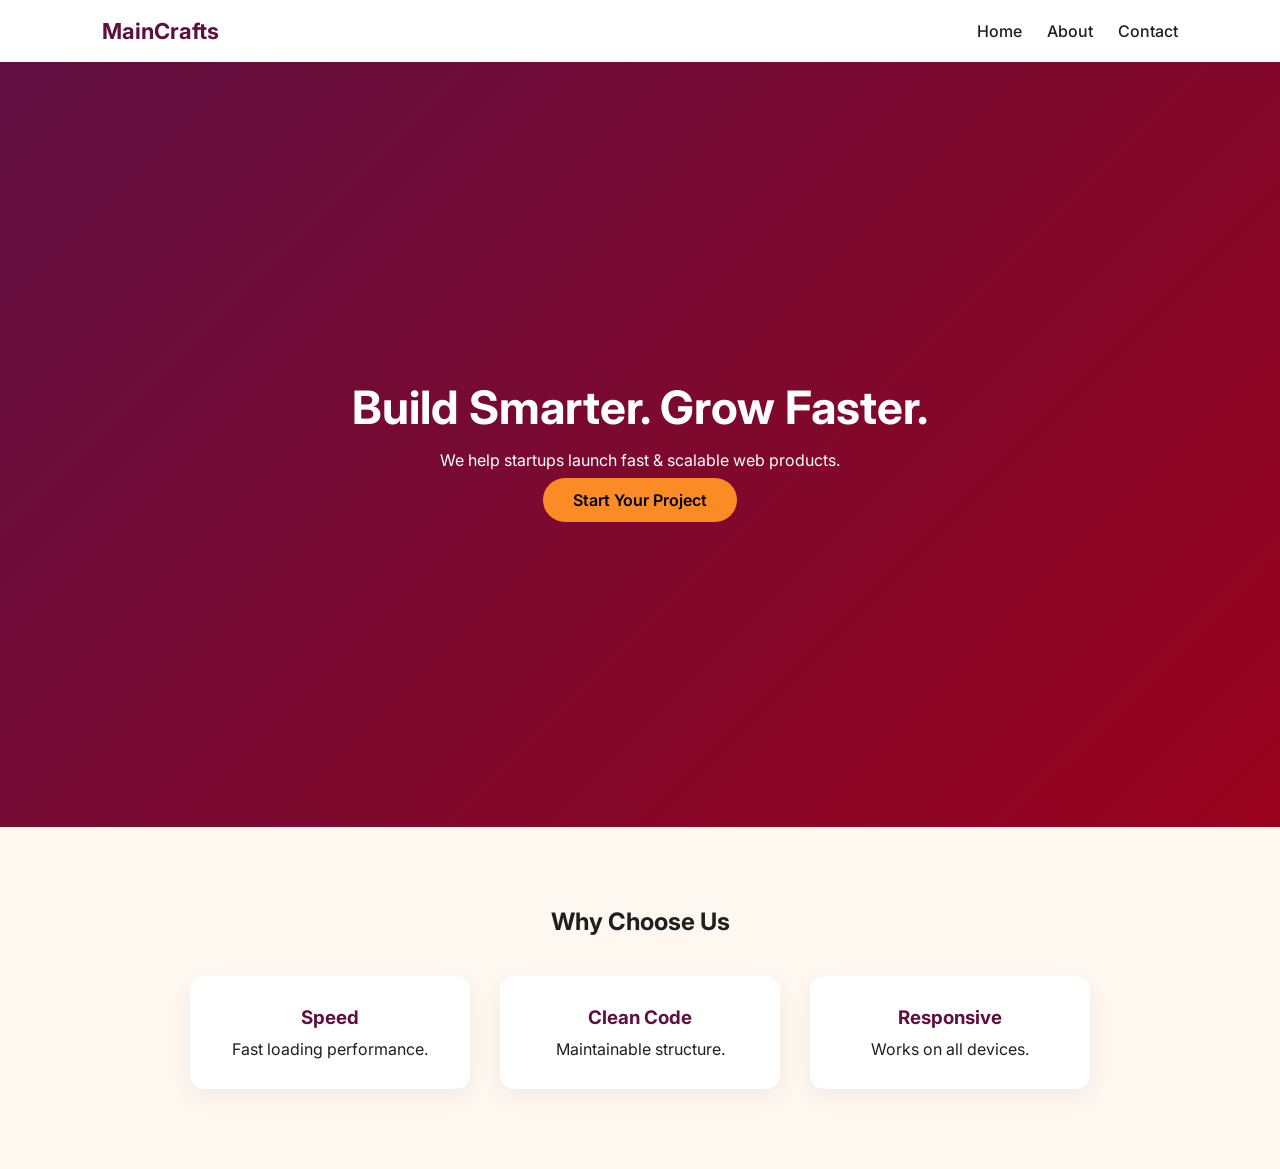
<file: index.html>
<!DOCTYPE html>
<html lang="en">
<head>
    <meta charset="UTF-8">
    <title>MainCrafts</title>
    <meta name="viewport" content="width=device-width, initial-scale=1.0">

    <link href="https://fonts.googleapis.com/css2?family=Inter:wght@300;400;600;700&display=swap" rel="stylesheet">
    <link rel="stylesheet" href="style.css">
</head>

<body>

<header class="topbar">
    <div class="brand">MainCrafts</div>

    <nav class="nav-menu">
        <ul>
            <li><a href="index.html">Home</a></li>
            <li><a href="about.html">About</a></li>
            <li><a href="contact.html">Contact</a></li>
        </ul>
    </nav>
</header>

<section class="hero-area">
    <div class="hero-inner">
        <h1>Build Smarter. Grow Faster.</h1>
        <p>We help startups launch fast & scalable web products.</p>
        <br>
        <a href="contact.html" class="primary-btn">Start Your Project</a>
    </div>
</section>

<section class="feature-section">
    <h2>Why Choose Us</h2>

    <div class="feature-wrapper">
        <div class="feature-box">
            <h3>Speed</h3>
            <p>Fast loading performance.</p>
        </div>

        <div class="feature-box">
            <h3>Clean Code</h3>
            <p>Maintainable structure.</p>
        </div>

        <div class="feature-box">
            <h3>Responsive</h3>
            <p>Works on all devices.</p>
        </div>
    </div>
</section>

</body>
</html>
</file>
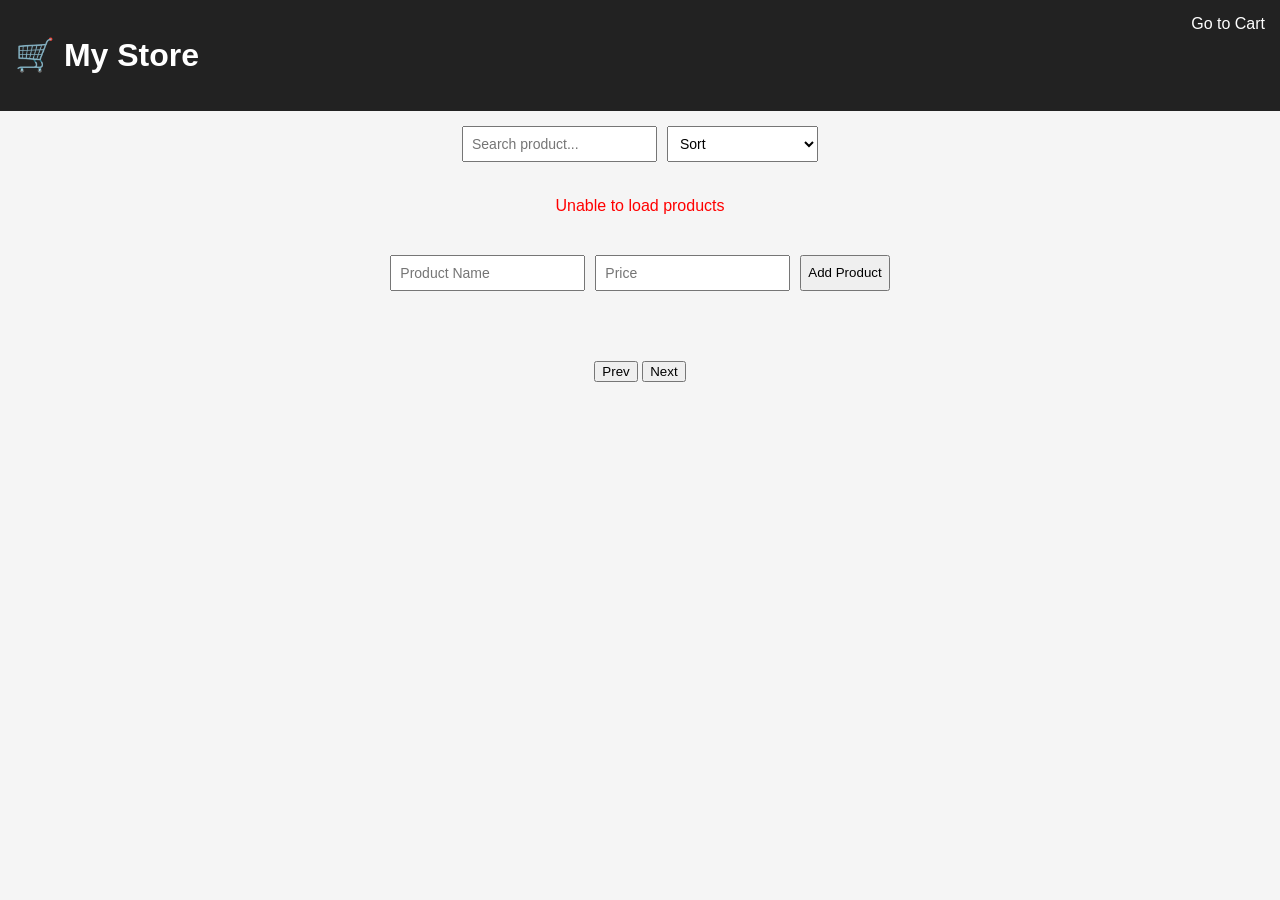
<file: task6/index.html>
<!DOCTYPE html>
<html>
<head>
  <title>Product Catalog</title>
  <link rel="stylesheet" href="style.css">
</head>
<body>

<header>
  <h1>🛒 My Store</h1>
  <a href="cart.html">Go to Cart</a>
</header>

<div class="controls">
  <input type="text" id="search" placeholder="Search product...">

  <select id="sort">
    <option value="">Sort</option>
    <option value="price-asc">Price Low → High</option>
    <option value="price-desc">Price High → Low</option>
  </select>
</div>

<div id="spinner">Loading...</div>

<div id="error">
  Unable to load products
</div>

<form id="add-form">
  <input id="title" placeholder="Product Name" required>
  <input id="price" type="number" placeholder="Price" required>

  <button>Add Product</button>
</form>

<div id="products" class="grid"></div>

<div class="pagination">
  <button onclick="prevPage()">Prev</button>
  <span id="page"></span>
  <button onclick="nextPage()">Next</button>
</div>

<script type="module" src="script.js"></script>

</body>
</html>
</file>
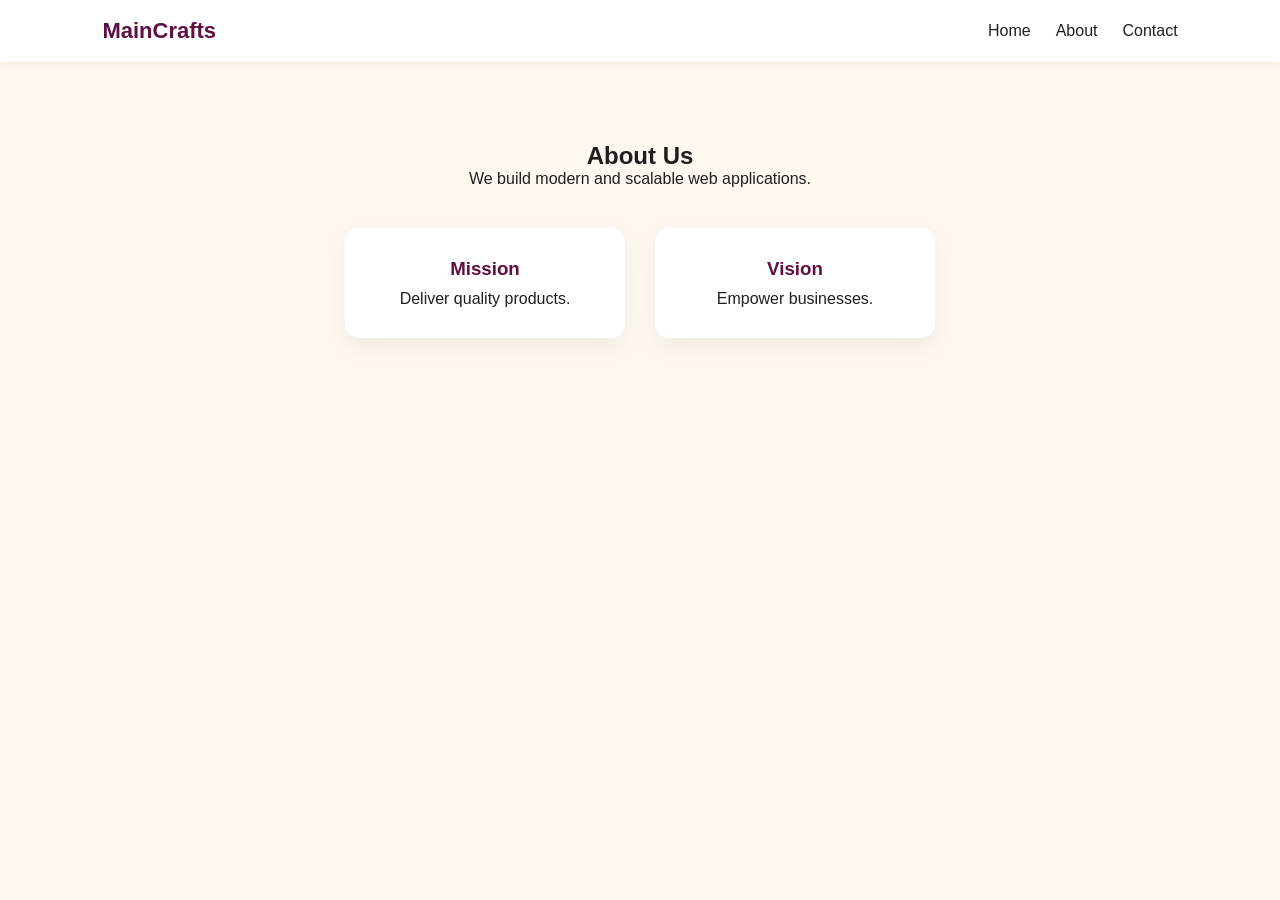
<file: about.html>
<!DOCTYPE html>
<html>
<head>
  <title>About</title>
  <link rel="stylesheet" href="style.css">
</head>

<body>

<header class="topbar">
  <div class="brand">MainCrafts</div>

  <nav class="nav-menu">
    <ul>
      <li><a href="index.html">Home</a></li>
      <li><a href="about.html">About</a></li>
      <li><a href="contact.html">Contact</a></li>
    </ul>
  </nav>
</header>

<section class="feature-section">
  <div class="container">
    <h2>About Us</h2>
    <p>We build modern and scalable web applications.</p>

    <div class="feature-wrapper">
      <div class="feature-box">
        <h3>Mission</h3>
        <p>Deliver quality products.</p>
      </div>

      <div class="feature-box">
        <h3>Vision</h3>
        <p>Empower businesses.</p>
      </div>
    </div>
  </div>
</section>

</body>
</html>
</file>
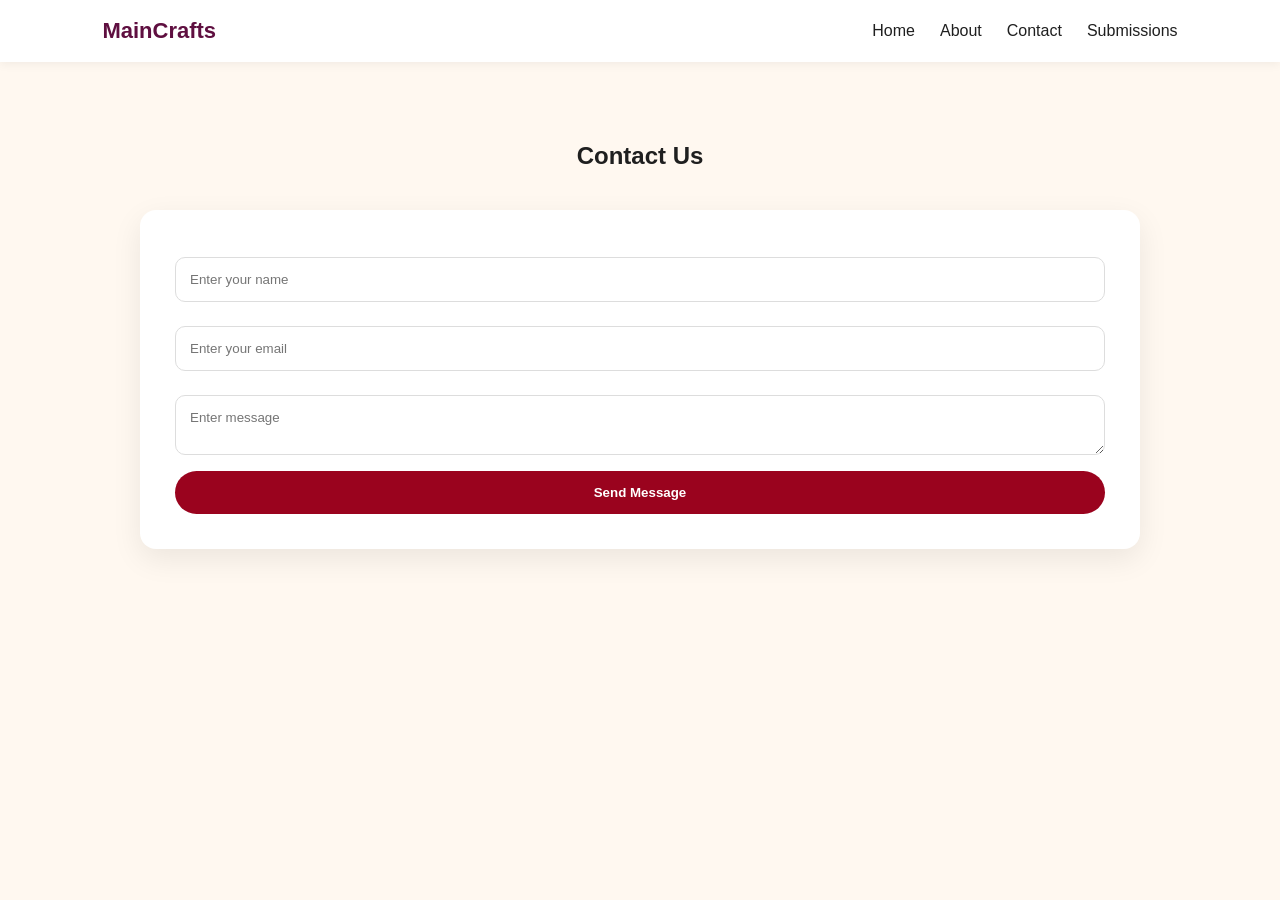
<file: contact.html>
<!DOCTYPE html>
<html>
<head>
  <title>Contact</title>
  <link rel="stylesheet" href="style.css">
</head>

<body>

<header class="topbar">
  <div class="brand">MainCrafts</div>

  <nav class="nav-menu">
    <ul>
      <li><a href="index.html">Home</a></li>
      <li><a href="about.html">About</a></li>
      <li><a href="contact.html">Contact</a></li>
      <li><a href="submissions.html">Submissions</a></li>
    </ul>
  </nav>
</header>

<section class="feature-section">
  <div class="container">
    <h2>Contact Us</h2>

    <form id="contactForm">
      <input type="text" id="name" placeholder="Enter your name">
      <input type="email" id="email" placeholder="Enter your email">
      <textarea id="message" placeholder="Enter message"></textarea>
      <button type="submit">Send Message</button>
    </form>
  </div>
</section>


<script src="script.js"></script>

</body>
</html>
</file>
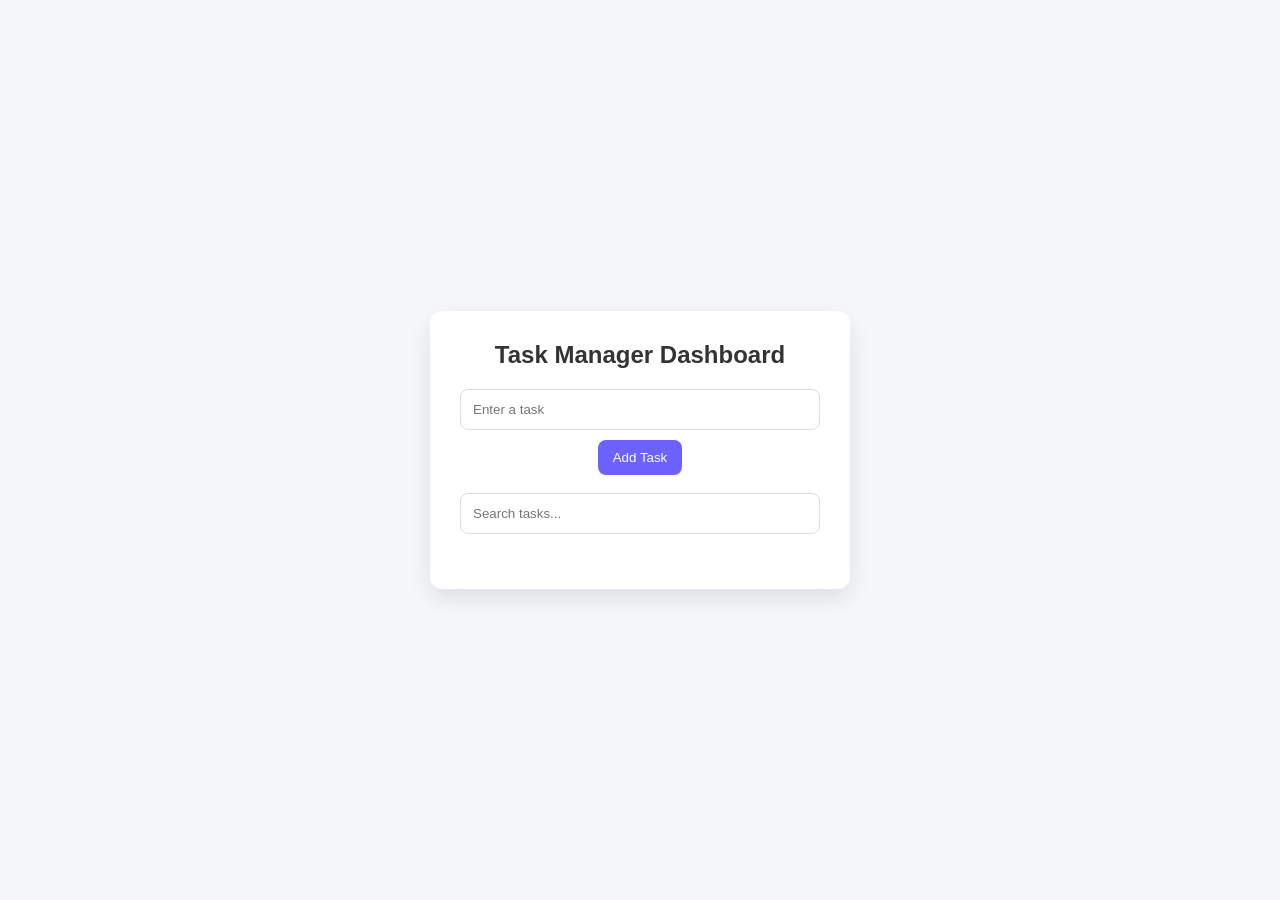
<file: task4/task.html>
<!DOCTYPE html>
<html>
<head>
  <title>Task Manager</title>
  <link rel="stylesheet" href="style.css">
</head>

<body>

<div class="container">
  <h2>Task Manager Dashboard</h2>

  <input type="text" id="taskInput" placeholder="Enter a task">
  <button onclick="addTask()">Add Task</button>

  <br><br>

  <input type="text" id="searchBox" placeholder="Search tasks..." onkeyup="searchTasks()">

  <ul id="taskList"></ul>
</div>

<script src="task.js"></script>

</body>
</html>
</file>
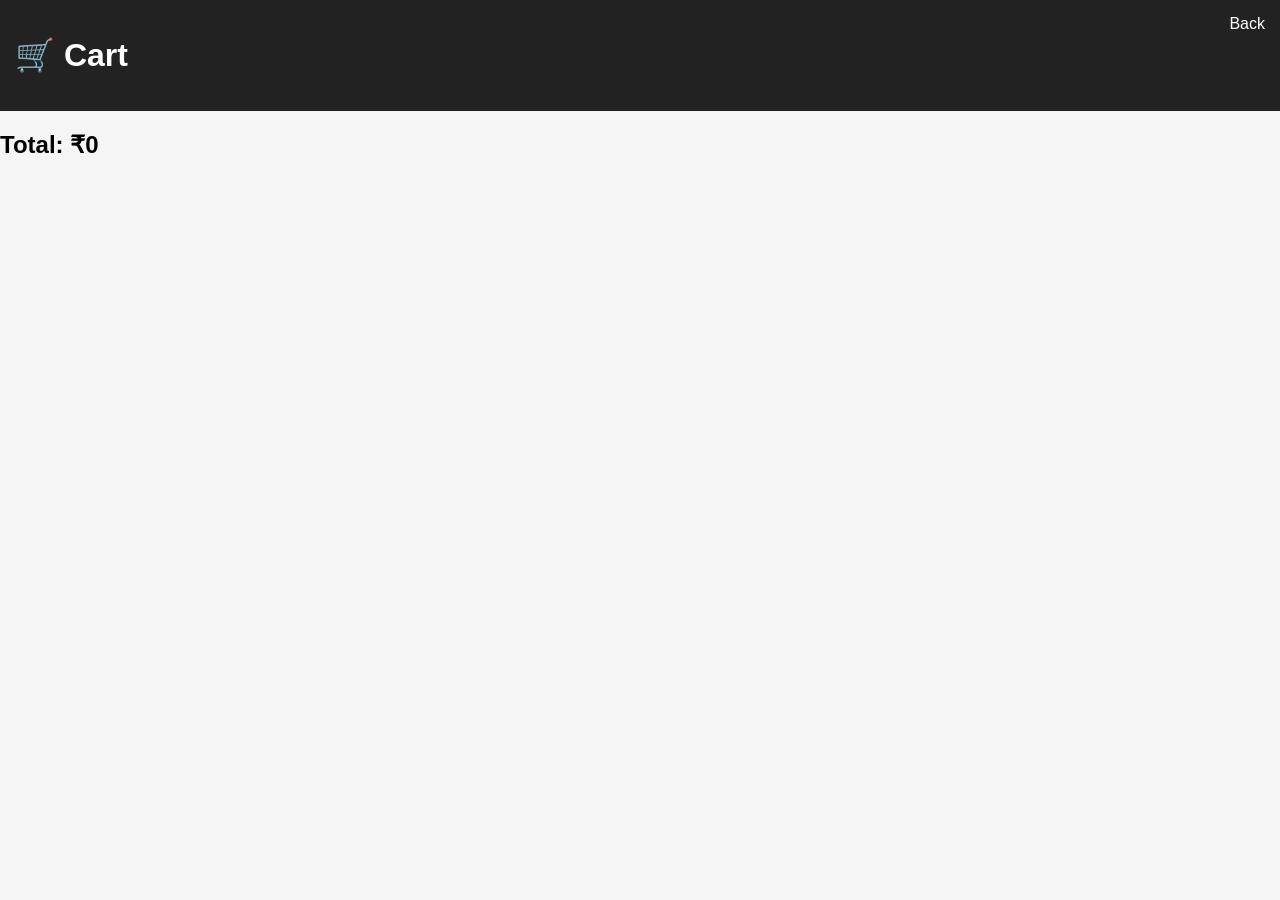
<file: task5/cart.html>
<!DOCTYPE html>
<html>
<head>
  <title>Cart</title>
  <link rel="stylesheet" href="style.css">
</head>
<body>

<header>
  <h1>🛒 Cart</h1>
  <a href="index.html">Back</a>
</header>

<div id="cart"></div>
<h2 id="total"></h2>

<script src="cart.js"></script>
</body>
</html>
</file>
<file: style.css>
:root {
    --main-color: #5f0f40;
    --accent-color: #9a031e;
    --highlight: #fb8b24;
    --bg-light: #fff8f0;
    --dark-text: #1f1f1f;
}

* {
    margin: 0;
    padding: 0;
    box-sizing: border-box;
}

body {
    font-family: 'Inter', sans-serif;
    background: var(--bg-light);
    color: var(--dark-text);
}

/* Header */
.topbar {
    display: flex;
    justify-content: space-between;
    align-items: center;
    padding: 18px 8%;
    background: white;
    box-shadow: 0 2px 10px rgba(0,0,0,0.06);
}

.brand {
    font-size: 22px;
    font-weight: 700;
    color: var(--main-color);
}

.nav-menu ul {
    display: flex;
    gap: 25px;
    list-style: none;
}

.nav-menu a {
    text-decoration: none;
    color: var(--dark-text);
    font-weight: 500;
    transition: 0.3s;
}

.nav-menu a:hover {
    color: var(--accent-color);
}

/* Hero */
.hero-area {
    height: 85vh;
    display: flex;
    align-items: center;
    justify-content: center;
    background: linear-gradient(135deg, var(--main-color), var(--accent-color));
    color: white;
    text-align: center;
    padding: 0 20px;
}

.hero-inner h1 {
    font-size: 46px;
    margin-bottom: 15px;
}

.primary-btn {
    background: var(--highlight);
    padding: 12px 30px;
    border-radius: 30px;
    text-decoration: none;
    color: black;
    font-weight: 600;
    transition: 0.3s;
}

.primary-btn:hover {
    background: white;
}

/* Sections */
.feature-section {
    padding: 80px 20px;
    text-align: center;
}

.container {
    max-width: 1000px;
    margin: auto;
}

/* Cards */
.feature-wrapper {
    display: flex;
    gap: 30px;
    justify-content: center;
    flex-wrap: wrap;
    margin-top: 40px;
}

.feature-box {
    background: white;
    padding: 30px;
    border-radius: 14px;
    width: 280px;
    box-shadow: 0 8px 25px rgba(0,0,0,0.06);
    transition: 0.3s;
}

.feature-box:hover {
    transform: translateY(-10px);
}

.feature-box h3 {
    color: var(--main-color);
    margin-bottom: 10px;
}

/* Contact Form */
form {
    background: white;
    padding: 35px;
    border-radius: 16px;
    box-shadow: 0 10px 30px rgba(0,0,0,0.08);
    margin-top: 40px;
}

form input,
form textarea {
    width: 100%;
    padding: 14px;
    margin: 12px 0;
    border: 1px solid #ddd;
    border-radius: 10px;
    font-family: 'Inter', sans-serif;
    transition: 0.2s;
}

form input:focus,
form textarea:focus {
    border-color: var(--accent-color);
    outline: none;
}

form button {
    background: var(--accent-color);
    color: white;
    padding: 14px;
    border: none;
    border-radius: 30px;
    width: 100%;
    font-weight: 600;
    cursor: pointer;
    transition: 0.3s;
}

form button:hover {
    background: var(--main-color);
}

/* Responsive */
@media (max-width: 768px) {
    .nav-menu ul {
        flex-direction: column;
        gap: 15px;
    }

    .topbar {
        flex-direction: column;
    }
}
</file>
<file: task6/style.css>
#spinner{
display:none;
text-align:center;
padding:20px;
font-size:22px;
}

#error{
display:none;
text-align:center;
color:red;
padding:20px;
}

#add-form{
display:flex;
justify-content:center;
gap:10px;
padding:20px;
}
body {
  font-family: Arial;
  margin: 0;
  background: #f5f5f5;
}

header {
  background: #222;
  color: white;
  padding: 15px;
  display: flex;
  justify-content: space-between;
}

header a {
  color: white;
  text-decoration: none;
}

.controls {
  padding: 15px;
  display: flex;
  gap: 10px;
  justify-content: center;
}

input, select {
  padding: 8px;
  font-size: 14px;
}

.grid {
  display: grid;
  grid-template-columns: repeat(auto-fill, minmax(200px, 1fr));
  gap: 15px;
  padding: 20px;
}

.card {
  background: white;
  padding: 10px;
  border-radius: 10px;
  text-align: center;
  box-shadow: 0 0 10px rgba(0,0,0,0.1);
}

.card img {
  width: 100%;
}

.card button {
  background: #ff9800;
  border: none;
  padding: 8px;
  color: white;
  cursor: pointer;
  margin-top: 5px;
}

.card button:hover {
  background: #e68900;
}

.pagination {
  text-align: center;
  padding: 10px;
}
</file>
<file: task4/style.css>
/* Reset */
* {
  margin: 0;
  padding: 0;
  box-sizing: border-box;
  font-family: 'Inter', sans-serif;
}

/* Body */
body {
  background: #f5f7fb;
  display: flex;
  justify-content: center;
  align-items: center;
  height: 100vh;
}

/* Container */
.container {
  background: #ffffff;
  padding: 30px;
  width: 420px;
  border-radius: 12px;
  box-shadow: 0 10px 25px rgba(0,0,0,0.1);
  text-align: center;
}

/* Heading */
h2 {
  margin-bottom: 20px;
  color: #333;
}

/* Inputs */
input {
  width: 100%;
  padding: 12px;
  margin-bottom: 10px;
  border: 1px solid #ddd;
  border-radius: 8px;
  outline: none;
  transition: 0.3s;
}

input:focus {
  border-color: #6c63ff;
}

/* Buttons */
button {
  padding: 10px 15px;
  border: none;
  background: #6c63ff;
  color: white;
  border-radius: 8px;
  cursor: pointer;
  transition: 0.3s;
}

button:hover {
  background: #5848e5;
}

/* Task List */
ul {
  margin-top: 15px;
  list-style: none;
}

/* Each Task */
li {
  background: #f9f9f9;
  padding: 12px;
  margin-top: 10px;
  border-radius: 8px;
  display: flex;
  justify-content: space-between;
  align-items: center;
}

/* Task text */
li span {
  flex: 1;
  text-align: left;
}

/* Buttons inside list */
li button {
  margin-left: 5px;
  padding: 6px 10px;
  font-size: 12px;
}

/* Completed Task */
.completed {
  text-decoration: line-through;
  color: gray;
}
</file>
<file: task5/style.css>
body {
  font-family: Arial;
  margin: 0;
  background: #f5f5f5;
}

header {
  background: #222;
  color: white;
  padding: 15px;
  display: flex;
  justify-content: space-between;
}

header a {
  color: white;
  text-decoration: none;
}

.controls {
  padding: 15px;
  display: flex;
  gap: 10px;
  justify-content: center;
}

input, select {
  padding: 8px;
  font-size: 14px;
}

.grid {
  display: grid;
  grid-template-columns: repeat(auto-fill, minmax(200px, 1fr));
  gap: 15px;
  padding: 20px;
}

.card {
  background: white;
  padding: 10px;
  border-radius: 10px;
  text-align: center;
  box-shadow: 0 0 10px rgba(0,0,0,0.1);
}

.card img {
  width: 100%;
}

.card button {
  background: #ff9800;
  border: none;
  padding: 8px;
  color: white;
  cursor: pointer;
  margin-top: 5px;
}

.card button:hover {
  background: #e68900;
}

.pagination {
  text-align: center;
  padding: 10px;
}
</file>
